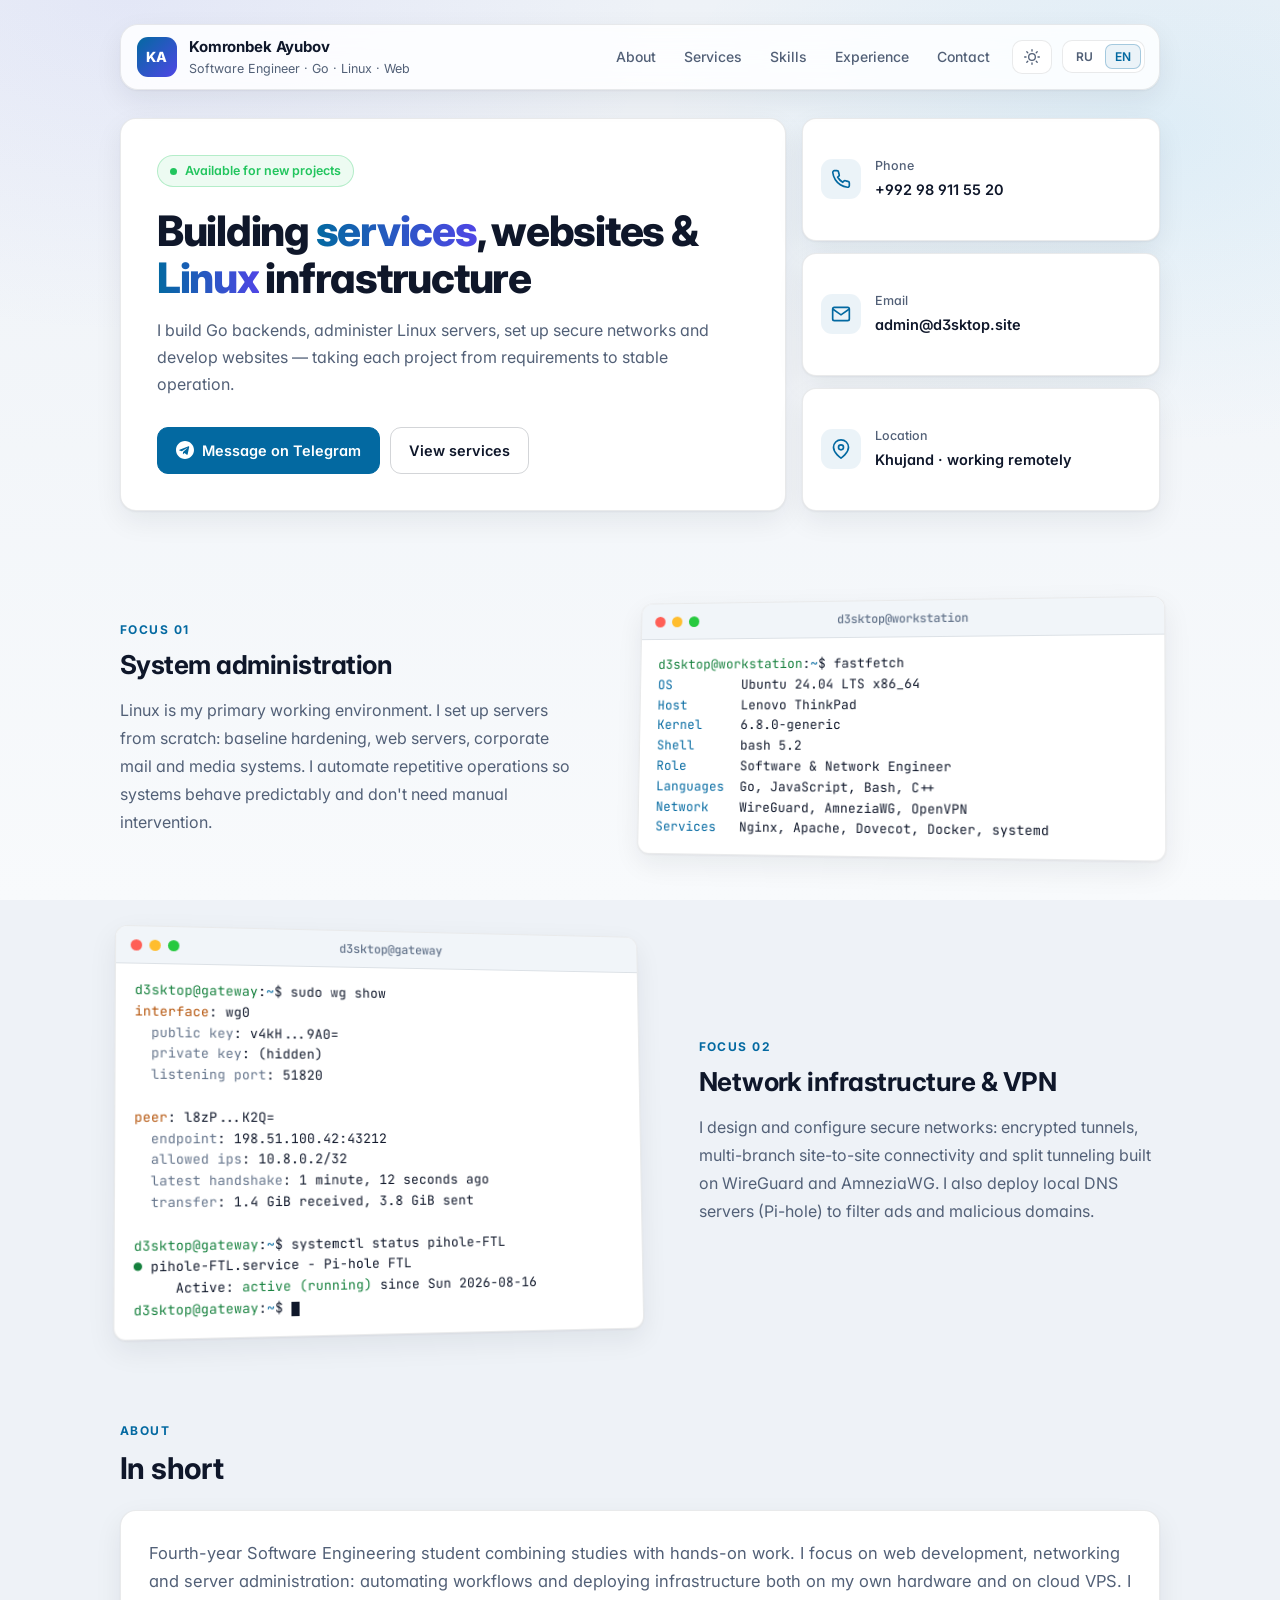
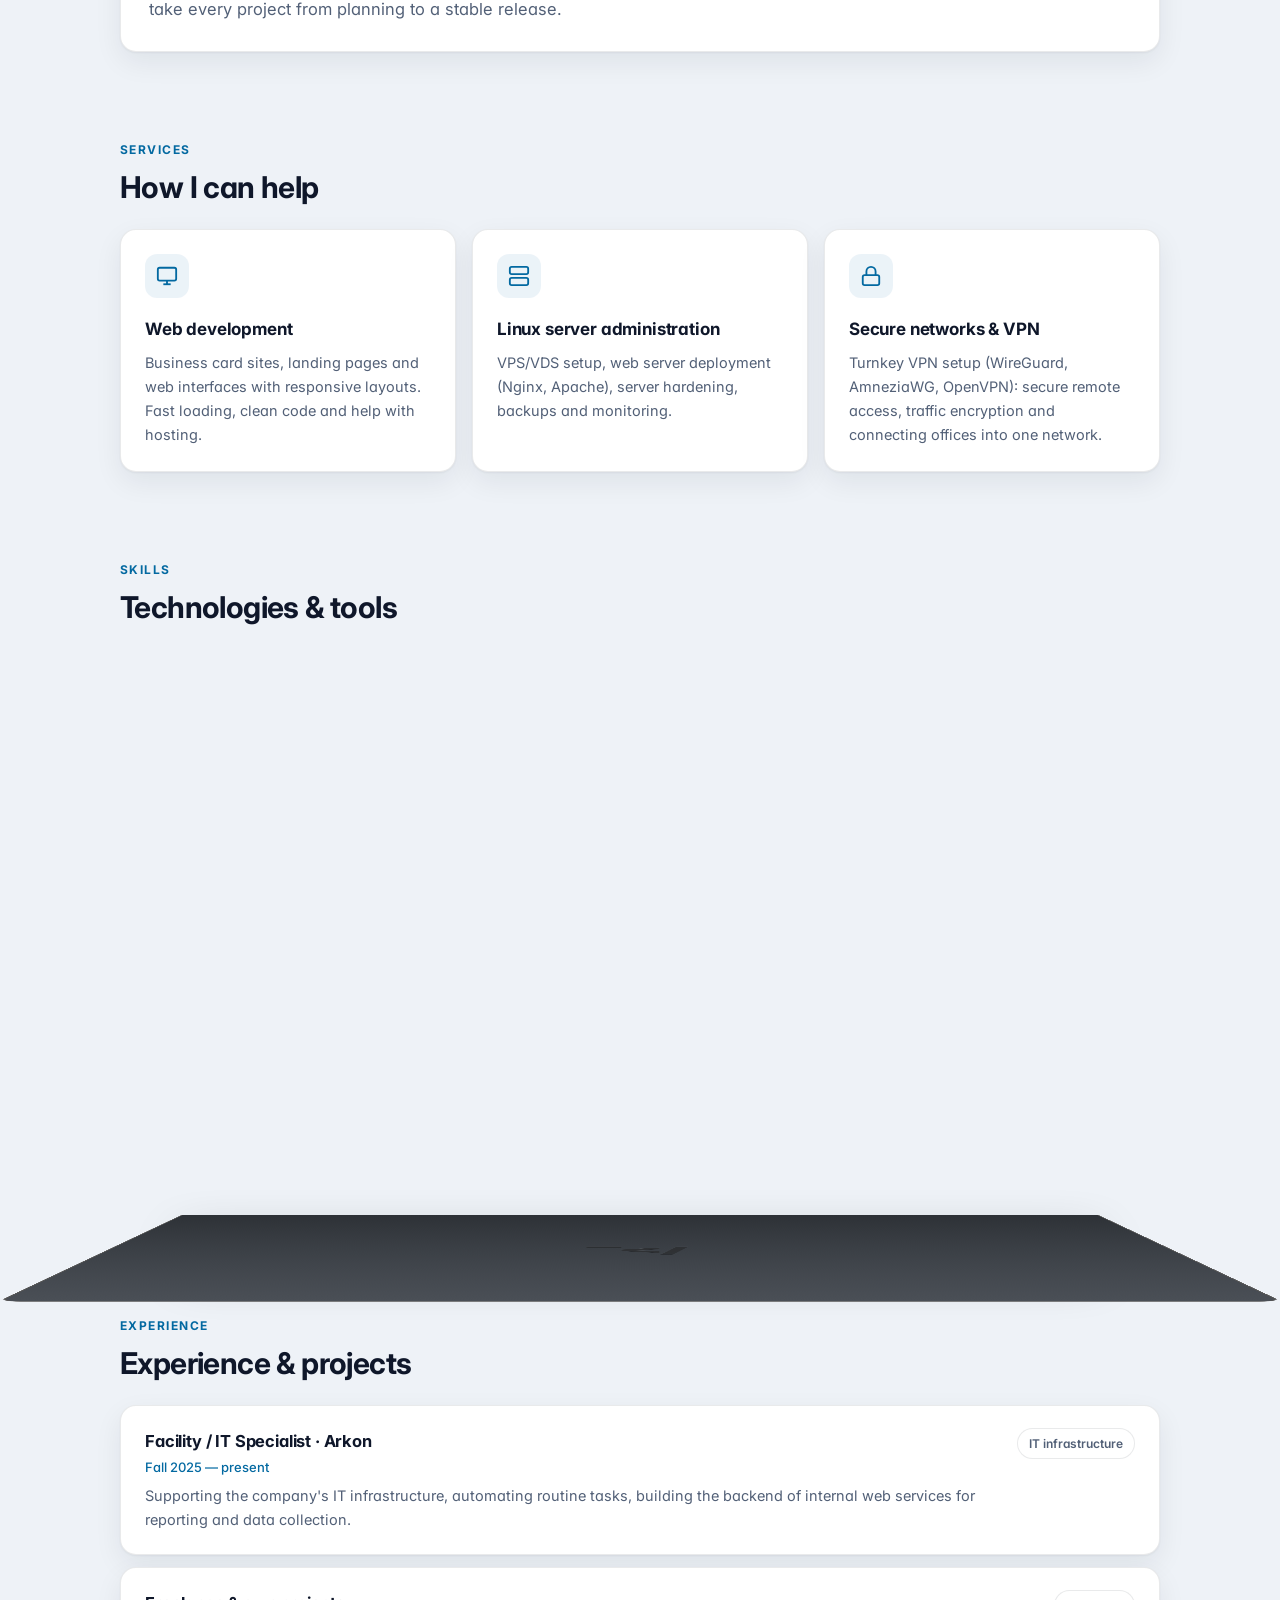
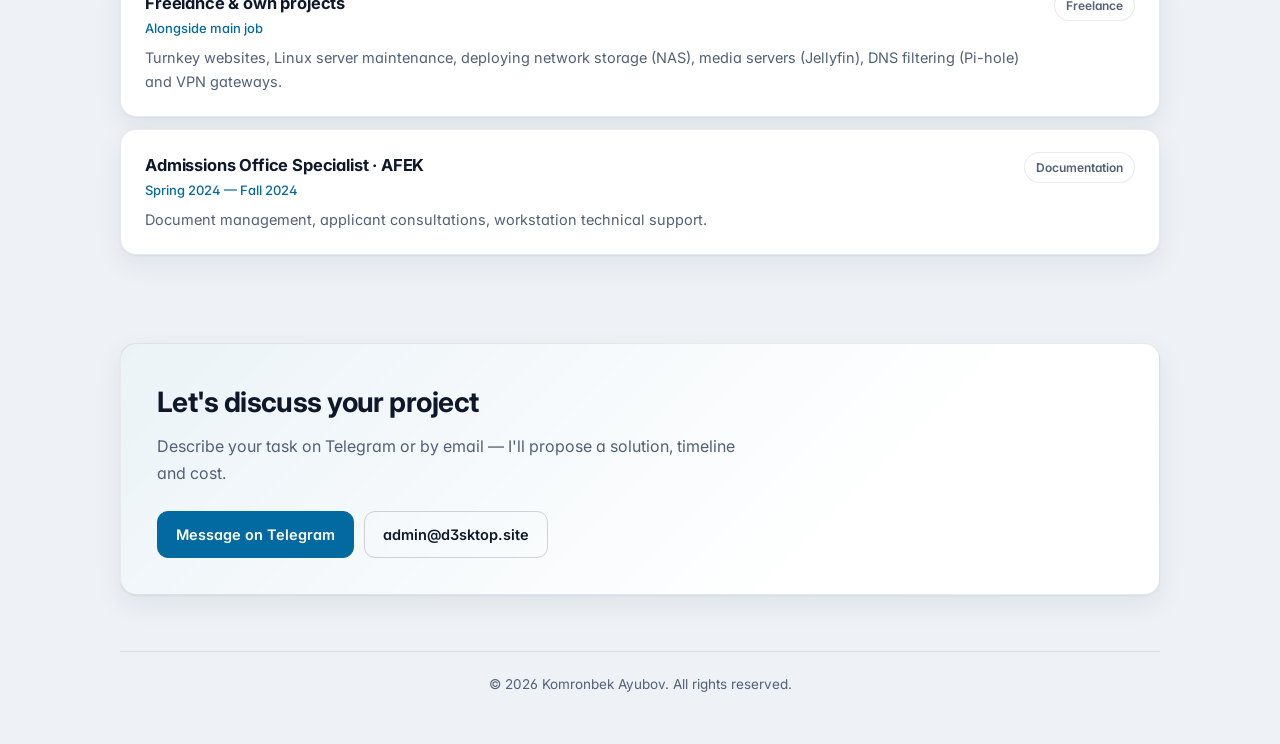
<file: index.html>
<!doctype html>
<html lang="ru">
<head>
  <meta charset="utf-8" />
  <meta name="viewport" content="width=device-width, initial-scale=1" />
  <title data-i18n="pageTitle">Комронбек Аюбов — инженер-программист</title>
  <meta name="description" content="Комронбек Аюбов — инженер-программист. Разработка на Go, администрирование Linux-серверов, защищённые сети и VPN, создание сайтов." />
  <meta property="og:title" content="Комронбек Аюбов — инженер-программист" />
  <meta property="og:description" content="Разработка на Go, администрирование Linux-серверов, защищённые сети и VPN, создание сайтов." />
  <meta property="og:type" content="website" />
  <meta property="og:url" content="https://d3sktop.site/" />
  <meta name="theme-color" content="#0b1220" />

  <link rel="preconnect" href="https://fonts.googleapis.com">
  <link rel="preconnect" href="https://fonts.gstatic.com" crossorigin>
  <link href="https://fonts.googleapis.com/css2?family=Inter:wght@400;500;600;700;800&family=JetBrains+Mono:wght@400;500&display=swap&subset=cyrillic" rel="stylesheet">
  <link rel="stylesheet" type="text/css" href="style.css">
  <link rel="icon" href="data:image/svg+xml,<svg xmlns='http://www.w3.org/2000/svg' viewBox='0 0 100 100'><rect width='100' height='100' rx='30' fill='%230b1220'/><text x='45%' y='40%' dominant-baseline='central' text-anchor='middle' fill='%2338bdf8' font-family='sans-serif' font-weight='800' font-size='45'>>_</text></svg>">
</head>

<body>
  <div class="wrap">
    <header>
      <a class="brand" href="#top" aria-label="На главную">
        <div class="avatar">KA</div>
        <div>
          <h1 data-i18n="nameTitle">Комронбек Аюбов</h1>
          <p data-i18n="role">Инженер-программист · Go · Linux · Web</p>
        </div>
      </a>

      <nav class="nav" id="navMenu" aria-label="Навигация">
        <a href="#about" data-i18n="navAbout">Обо мне</a>
        <a href="#services" data-i18n="navServices">Услуги</a>
        <a href="#skills" data-i18n="navSkills">Навыки</a>
        <a href="#work" data-i18n="navWork">Опыт</a>
        <a href="#contact" data-i18n="navContact">Контакты</a>

        <div class="lang-switcher">
          <button id="theme-toggle" class="theme-btn" aria-label="Переключить тему">
            <svg class="icon-sun" viewBox="0 0 24 24" width="16" height="16" fill="none" stroke="currentColor" stroke-width="2" stroke-linecap="round" stroke-linejoin="round">
              <circle cx="12" cy="12" r="5"></circle>
              <line x1="12" y1="1" x2="12" y2="3"></line>
              <line x1="12" y1="21" x2="12" y2="23"></line>
              <line x1="4.22" y1="4.22" x2="5.64" y2="5.64"></line>
              <line x1="18.36" y1="18.36" x2="19.78" y2="19.78"></line>
              <line x1="1" y1="12" x2="3" y2="12"></line>
              <line x1="21" y1="12" x2="23" y2="12"></line>
              <line x1="4.22" y1="19.78" x2="5.64" y2="18.36"></line>
              <line x1="18.36" y1="5.64" x2="19.78" y2="4.22"></line>
            </svg>
            <svg class="icon-moon" viewBox="0 0 24 24" width="16" height="16" fill="none" stroke="currentColor" stroke-width="2" stroke-linecap="round" stroke-linejoin="round">
              <path d="M21 12.79A9 9 0 1 1 11.21 3 7 7 0 0 0 21 12.79z"></path>
            </svg>
            <span class="theme-label" data-i18n="themeLabel">Сменить тему</span>
          </button>
        </div>

        <div class="lang-switcher">
          <button class="lang-btn" data-lang="ru">RU</button>
          <button class="lang-btn" data-lang="en">EN</button>
        </div>
      </nav>

      <button class="hamburger" id="hamburger" aria-label="Открыть меню">
        <span></span>
        <span></span>
        <span></span>
      </button>
    </header>

    <div class="hero" id="top">
      <div class="card hero-card">
        <div class="status-badge">
          <span class="status-dot"></span>
          <span data-i18n="statusText">Принимаю новые проекты</span>
        </div>
        <h2 data-i18n="heroTitle">Разработка <span class="grad">сервисов</span>, сайтов и <span class="grad">Linux</span>-инфраструктуры</h2>
        <p class="lead" data-i18n="heroLead">
          Разрабатываю серверную часть на Go, администрирую Linux-серверы, настраиваю защищённые сети и создаю сайты. Веду проект от постановки задачи до стабильной работы.
        </p>

        <div class="cta">
          <a class="btn primary" target="_blank" rel="noopener noreferrer" href="https://t.me/d3sk_top">
            <svg width="18" height="18" viewBox="0 0 24 24" fill="currentColor"><path d="M12 0C5.37 0 0 5.37 0 12s5.37 12 12 12 12-5.37 12-12S18.63 0 12 0zm5.56 8.16l-2.02 9.51c-.15.68-.55.84-1.12.52l-3.1-2.28-1.5 1.44c-.17.17-.31.31-.63.31l.22-3.16 5.76-5.2c.25-.22-.05-.34-.39-.12l-7.12 4.48-3.07-.96c-.67-.21-.68-.67.14-.99l12.01-4.63c.56-.2 1.05.13.82.93z"/></svg>
            <span data-i18n="tgBtn">Написать в Telegram</span>
          </a>
          <a class="btn" href="#services">
            <span data-i18n="servicesBtn">Посмотреть услуги</span>
          </a>
        </div>
      </div>

      <div class="meta">
        <a class="pill" href="tel:+992989115520">
          <div class="ico">
            <svg width="20" height="20" fill="none" stroke="currentColor" stroke-width="2" viewBox="0 0 24 24"><path d="M22 16.92v3a2 2 0 0 1-2.18 2 19.79 19.79 0 0 1-8.63-3.07 19.5 19.5 0 0 1-6-6 19.79 19.79 0 0 1-3.07-8.67A2 2 0 0 1 4.11 2h3a2 2 0 0 1 2 1.72 12.84 12.84 0 0 0 .7 2.81 2 2 0 0 1-.45 2.11L8.09 9.91a16 16 0 0 0 6 6l1.27-1.27a2 2 0 0 1 2.11-.45 12.84 12.84 0 0 0 2.81.7A2 2 0 0 1 22 16.92z"/></svg>
          </div>
          <div>
            <b data-i18n="phoneLabel">Телефон</b>
            <span>+992 98 911 55 20</span>
          </div>
        </a>
        <a class="pill" href="mailto:admin@d3sktop.site">
          <div class="ico">
            <svg width="20" height="20" fill="none" stroke="currentColor" stroke-width="2" viewBox="0 0 24 24"><path d="M4 4h16c1.1 0 2 .9 2 2v12c0 1.1-.9 2-2 2H4c-1.1 0-2-.9-2-2V6c0-1.1.9-2 2-2z"/><polyline points="22,6 12,13 2,6"/></svg>
          </div>
          <div>
            <b data-i18n="emailLabel">Электронная почта</b>
            <span>admin@d3sktop.site</span>
          </div>
        </a>
        <div class="pill">
          <div class="ico">
            <svg width="20" height="20" fill="none" stroke="currentColor" stroke-width="2" viewBox="0 0 24 24"><path d="M21 10c0 7-9 13-9 13s-9-6-9-13a9 9 0 0 1 18 0z"/><circle cx="12" cy="10" r="3"/></svg>
          </div>
          <div>
            <b data-i18n="locLabel">Местоположение</b>
            <span data-i18n="locValue">Худжанд · работаю удалённо</span>
          </div>
        </div>
      </div>
    </div>

    <!-- Направления -->
    <div class="features-section">
      <div class="feature-row">
        <div class="feature-text">
          <div class="eyebrow" data-i18n="feat1Eyebrow">Направление 01</div>
          <div class="feature-title" data-i18n="feat1Title">Системное администрирование</div>
          <div class="feature-desc" data-i18n="feat1Desc">
            Linux — моя основная рабочая среда. Настраиваю серверы с нуля: базовая защита, веб-серверы, корпоративная почта, медиасистемы. Повторяющиеся операции автоматизирую, чтобы система работала предсказуемо и не требовала ручного вмешательства.
          </div>
        </div>
        <div class="feature-visual">
          <div class="term-card">
            <div class="term-header">
              <span class="dot red"></span>
              <span class="dot yel"></span>
              <span class="dot grn"></span>
              <span class="term-title">d3sktop@workstation</span>
            </div>
            <div class="term-body">
<pre>
<span class="c-green">d3sktop@workstation</span>:<span class="c-blue">~</span>$ fastfetch
<span class="c-blue">OS</span>         Ubuntu 24.04 LTS x86_64
<span class="c-blue">Host</span>       Lenovo ThinkPad
<span class="c-blue">Kernel</span>     6.8.0-generic
<span class="c-blue">Shell</span>      bash 5.2
<span class="c-blue">Role</span>       Software &amp; Network Engineer
<span class="c-blue">Languages</span>  Go, JavaScript, Bash, C++
<span class="c-blue">Network</span>    WireGuard, AmneziaWG, OpenVPN
<span class="c-blue">Services</span>   Nginx, Apache, Dovecot, Docker, systemd
</pre>
            </div>
          </div>
        </div>
      </div>

      <div class="feature-row">
        <div class="feature-text">
          <div class="eyebrow" data-i18n="feat2Eyebrow">Направление 02</div>
          <div class="feature-title" data-i18n="feat2Title">Сетевая инфраструктура и VPN</div>
          <div class="feature-desc" data-i18n="feat2Desc">
            Проектирую и настраиваю защищённые сети: шифрованные туннели, объединение нескольких филиалов в единую сеть, раздельная маршрутизация трафика (split tunneling) на базе WireGuard и AmneziaWG. Развёртываю локальные DNS-серверы (Pi-hole) для фильтрации рекламы и вредоносных доменов.
          </div>
        </div>
        <div class="feature-visual">
          <div class="term-card">
            <div class="term-header">
              <span class="dot red"></span>
              <span class="dot yel"></span>
              <span class="dot grn"></span>
              <span class="term-title">d3sktop@gateway</span>
            </div>
            <div class="term-body">
<pre>
<span class="c-green">d3sktop@gateway</span>:<span class="c-blue">~</span>$ sudo wg show
<span class="c-yellow">interface</span>: wg0
  <span class="c-grey">public key</span>: v4kH...9A0=
  <span class="c-grey">private key</span>: (hidden)
  <span class="c-grey">listening port</span>: 51820

<span class="c-yellow">peer</span>: l8zP...K2Q=
  <span class="c-grey">endpoint</span>: 198.51.100.42:43212
  <span class="c-grey">allowed ips</span>: 10.8.0.2/32
  <span class="c-grey">latest handshake</span>: 1 minute, 12 seconds ago
  <span class="c-grey">transfer</span>: 1.4 GiB received, 3.8 GiB sent

<span class="c-green">d3sktop@gateway</span>:<span class="c-blue">~</span>$ systemctl status pihole-FTL
<span class="c-green">●</span> pihole-FTL.service - Pi-hole FTL
     Active: <span class="c-green">active (running)</span> since Sun 2026-08-16
<span class="c-green">d3sktop@gateway</span>:<span class="c-blue">~</span>$ <span class="cursor"></span>
</pre>
            </div>
          </div>
        </div>
      </div>
    </div>

    <!-- Обо мне -->
    <section id="about">
      <div class="section-head">
        <div class="eyebrow" data-i18n="aboutEyebrow">Обо мне</div>
        <h2 class="section-title" data-i18n="aboutTitle">Коротко о себе</h2>
      </div>
      <div class="card about-card">
        <p class="lead" data-i18n="aboutText">
          Студент 4 курса по специальности «Инженер-программист», совмещаю учёбу с практической работой. Занимаюсь веб-разработкой, сетями и администрированием серверов: автоматизирую рабочие процессы, разворачиваю инфраструктуру как на собственном оборудовании, так и на облачных VPS. Каждый проект довожу от планирования до стабильного релиза.
        </p>
      </div>
    </section>

    <!-- Услуги -->
    <section id="services">
      <div class="section-head">
        <div class="eyebrow" data-i18n="servicesEyebrow">Услуги</div>
        <h2 class="section-title" data-i18n="servicesTitle">Чем могу помочь</h2>
      </div>
      <div class="services-grid">
        <div class="service-card">
          <div class="service-icon">
            <svg width="22" height="22" fill="none" stroke="currentColor" stroke-width="2" viewBox="0 0 24 24"><rect x="2" y="3" width="20" height="14" rx="2" ry="2"/><line x1="8" y1="21" x2="16" y2="21"/><line x1="12" y1="17" x2="12" y2="21"/></svg>
          </div>
          <h3 data-i18n="srvWebTitle">Разработка сайтов</h3>
          <p data-i18n="srvWebDesc">Сайты-визитки, лендинги и веб-интерфейсы с адаптивной вёрсткой. Быстрая загрузка, аккуратный код, помощь с размещением на хостинге.</p>
        </div>

        <div class="service-card">
          <div class="service-icon">
            <svg width="22" height="22" fill="none" stroke="currentColor" stroke-width="2" viewBox="0 0 24 24"><rect x="2" y="2" width="20" height="8" rx="2" ry="2"/><rect x="2" y="14" width="20" height="8" rx="2" ry="2"/><line x1="6" y1="6" x2="6.01" y2="6"/><line x1="6" y1="18" x2="6.01" y2="18"/></svg>
          </div>
          <h3 data-i18n="srvLinuxTitle">Администрирование Linux-серверов</h3>
          <p data-i18n="srvLinuxDesc">Настройка VPS/VDS, развёртывание веб-серверов (Nginx, Apache), защита сервера, резервное копирование и мониторинг.</p>
        </div>

        <div class="service-card">
          <div class="service-icon">
            <svg width="22" height="22" fill="none" stroke="currentColor" stroke-width="2" viewBox="0 0 24 24"><rect x="3" y="11" width="18" height="11" rx="2" ry="2"/><path d="M7 11V7a5 5 0 0 1 10 0v4"/></svg>
          </div>
          <h3 data-i18n="srvVpnTitle">Защищённые сети и VPN</h3>
          <p data-i18n="srvVpnDesc">Настройка VPN под ключ (WireGuard, AmneziaWG, OpenVPN): безопасный удалённый доступ, шифрование трафика, объединение офисов в единую сеть.</p>
        </div>
      </div>
    </section>

    <!-- Навыки -->
    <section id="skills" class="device-scene">
      <div class="section-head">
        <div class="eyebrow" data-i18n="skillsEyebrow">Навыки</div>
        <h2 class="section-title" data-i18n="skillsTitle">Технологии и инструменты</h2>
      </div>

      <!-- Ноутбук (ПК) -->
      <div class="laptop-wrap" id="laptopWrap">
        <div class="laptop-lid" id="laptopLid">
          <div class="laptop-lid-back">
            <div class="mb-logo">/>_</div>
          </div>
          <div class="laptop-screen">
            <div class="device-content">
              <div class="grid laptop-grid skills-container"></div>
            </div>
            <div class="laptop-bezel-bottom">DevBook Pro</div>
          </div>
        </div>
        <div class="laptop-base">
          <div class="laptop-notch"></div>
        </div>
      </div>

      <!-- Смартфон (Мобильные) -->
      <div class="phone-wrap" id="phoneWrap">
        <div class="phone-speaker"></div>
        <div class="phone-screen">
          <div class="grid phone-grid skills-container"></div>
        </div>
      </div>
    </section>

    <!-- Опыт работы -->
    <section id="work">
      <div class="section-head">
        <div class="eyebrow" data-i18n="workEyebrow">Опыт</div>
        <h2 class="section-title" data-i18n="workTitle">Опыт работы и проекты</h2>
      </div>
      <div class="timeline">
        <div class="row">
          <div>
            <b data-i18n="job2Title">Facility / IT Specialist · «Arkon»</b>
            <span class="period" data-i18n="job2Period">Осень 2025 — настоящее время</span>
            <span data-i18n="job2Desc">Поддержка IT-инфраструктуры компании, автоматизация рутинных задач, разработка серверной части внутренних веб-сервисов для отчётности и сбора данных.</span>
          </div>
          <div class="tag" data-i18n="job2Tag">IT-инфраструктура</div>
        </div>

        <div class="row">
          <div>
            <b data-i18n="pet2Title">Частные заказы и собственные проекты</b>
            <span class="period" data-i18n="pet2Period">Параллельно с основной работой</span>
            <span data-i18n="pet2Desc">Разработка сайтов под ключ, сопровождение Linux-серверов, развёртывание сетевых хранилищ (NAS), медиасерверов (Jellyfin), DNS-фильтрации (Pi-hole) и VPN-шлюзов.</span>
          </div>
          <div class="tag" data-i18n="pet2Tag">Фриланс</div>
        </div>

        <div class="row">
          <div>
            <b data-i18n="job1Title">Специалист приёмной комиссии · АФЭК</b>
            <span class="period" data-i18n="job1Period">Весна 2024 — осень 2024</span>
            <span data-i18n="job1Desc">Ведение документации, консультирование абитуриентов, техническая поддержка рабочих мест.</span>
          </div>
          <div class="tag" data-i18n="job1Tag">Документооборот</div>
        </div>
      </div>
    </section>

    <!-- Контакты -->
    <section id="contact">
      <div class="card contact-card">
        <div>
          <h2 class="contact-title" data-i18n="contactTitle">Обсудим ваш проект</h2>
          <p class="lead" data-i18n="contactText">Опишите задачу в Telegram или по почте — предложу решение, сроки и стоимость.</p>
        </div>
        <div class="cta">
          <a class="btn primary" target="_blank" rel="noopener noreferrer" href="https://t.me/d3sk_top">
            <span data-i18n="tgBtn">Написать в Telegram</span>
          </a>
          <a class="btn" href="mailto:admin@d3sktop.site">admin@d3sktop.site</a>
        </div>
      </div>
    </section>

    <footer>
      © <span id="y"></span> <span data-i18n="footerName">Комронбек Аюбов</span>. <span data-i18n="footerRights">Все права защищены.</span>
    </footer>
  </div>

<script>
  // Тексты для обоих языков
  const i18n = {
    ru: {
      pageTitle: "Комронбек Аюбов — инженер-программист",
      nameTitle: "Комронбек Аюбов",
      role: "Инженер-программист · Go · Linux · Web",
      navAbout: "Обо мне",
      navServices: "Услуги",
      navSkills: "Навыки",
      navWork: "Опыт",
      navContact: "Контакты",
      themeLabel: "Сменить тему",
      statusText: "Принимаю новые проекты",
      heroTitle: 'Разработка <span class="grad">сервисов</span>, сайтов и <span class="grad">Linux</span>-инфраструктуры',
      heroLead: "Разрабатываю серверную часть на Go, администрирую Linux-серверы, настраиваю защищённые сети и создаю сайты. Веду проект от постановки задачи до стабильной работы.",
      tgBtn: "Написать в Telegram",
      servicesBtn: "Посмотреть услуги",
      phoneLabel: "Телефон",
      emailLabel: "Электронная почта",
      locLabel: "Местоположение",
      locValue: "Худжанд · работаю удалённо",
      feat1Eyebrow: "Направление 01",
      feat1Title: "Системное администрирование",
      feat1Desc: "Linux — моя основная рабочая среда. Настраиваю серверы с нуля: базовая защита, веб-серверы, корпоративная почта, медиасистемы. Повторяющиеся операции автоматизирую, чтобы система работала предсказуемо и не требовала ручного вмешательства.",
      feat2Eyebrow: "Направление 02",
      feat2Title: "Сетевая инфраструктура и VPN",
      feat2Desc: "Проектирую и настраиваю защищённые сети: шифрованные туннели, объединение нескольких филиалов в единую сеть, раздельная маршрутизация трафика (split tunneling) на базе WireGuard и AmneziaWG. Развёртываю локальные DNS-серверы (Pi-hole) для фильтрации рекламы и вредоносных доменов.",
      aboutEyebrow: "Обо мне",
      aboutTitle: "Коротко о себе",
      aboutText: "Студент 4 курса по специальности «Инженер-программист», совмещаю учёбу с практической работой. Занимаюсь веб-разработкой, сетями и администрированием серверов: автоматизирую рабочие процессы, разворачиваю инфраструктуру как на собственном оборудовании, так и на облачных VPS. Каждый проект довожу от планирования до стабильного релиза.",
      servicesEyebrow: "Услуги",
      servicesTitle: "Чем могу помочь",
      srvWebTitle: "Разработка сайтов",
      srvWebDesc: "Сайты-визитки, лендинги и веб-интерфейсы с адаптивной вёрсткой. Быстрая загрузка, аккуратный код, помощь с размещением на хостинге.",
      srvLinuxTitle: "Администрирование Linux-серверов",
      srvLinuxDesc: "Настройка VPS/VDS, развёртывание веб-серверов (Nginx, Apache), защита сервера, резервное копирование и мониторинг.",
      srvVpnTitle: "Защищённые сети и VPN",
      srvVpnDesc: "Настройка VPN под ключ (WireGuard, AmneziaWG, OpenVPN): безопасный удалённый доступ, шифрование трафика, объединение офисов в единую сеть.",
      skillsEyebrow: "Навыки",
      skillsTitle: "Технологии и инструменты",
      skillGoTitle: "Go (Golang)",
      skillGoDesc: "Серверные приложения, REST API, консольные утилиты, конкурентная обработка данных.",
      skillLinuxTitle: "Linux и администрирование",
      skillLinuxDesc: "Ubuntu Server, SSH, systemd, cron, Nginx, Docker, диагностика из командной строки.",
      skillVpnTitle: "VPN и сетевая безопасность",
      skillVpnDesc: "WireGuard, AmneziaWG, OpenVPN, Pi-hole (DNS-фильтрация), маршрутизация, межсетевые экраны.",
      skillJsTitle: "JavaScript и веб",
      skillJsDesc: "Адаптивная вёрстка (HTML5, CSS3), клиентская логика, интеграция с API.",
      skillBashTitle: "Bash и автоматизация",
      skillBashDesc: "Скрипты для резервного копирования, обслуживания серверов и рутинных задач.",
      skillCppTitle: "C++",
      skillCppDesc: "Алгоритмы и структуры данных, учебные проекты.",
      workEyebrow: "Опыт",
      workTitle: "Опыт работы и проекты",
      job2Title: "Facility / IT Specialist · «Arkon»",
      job2Period: "Осень 2025 — настоящее время",
      job2Desc: "Поддержка IT-инфраструктуры компании, автоматизация рутинных задач, разработка серверной части внутренних веб-сервисов для отчётности и сбора данных.",
      job2Tag: "IT-инфраструктура",
      pet2Title: "Частные заказы и собственные проекты",
      pet2Period: "Параллельно с основной работой",
      pet2Desc: "Разработка сайтов под ключ, сопровождение Linux-серверов, развёртывание сетевых хранилищ (NAS), медиасерверов (Jellyfin), DNS-фильтрации (Pi-hole) и VPN-шлюзов.",
      pet2Tag: "Фриланс",
      job1Title: "Специалист приёмной комиссии · АФЭК",
      job1Period: "Весна 2024 — осень 2024",
      job1Desc: "Ведение документации, консультирование абитуриентов, техническая поддержка рабочих мест.",
      job1Tag: "Документооборот",
      contactTitle: "Обсудим ваш проект",
      contactText: "Опишите задачу в Telegram или по почте — предложу решение, сроки и стоимость.",
      footerName: "Комронбек Аюбов",
      footerRights: "Все права защищены."
    },
    en: {
      pageTitle: "Komronbek Ayubov — Software Engineer",
      nameTitle: "Komronbek Ayubov",
      role: "Software Engineer · Go · Linux · Web",
      navAbout: "About",
      navServices: "Services",
      navSkills: "Skills",
      navWork: "Experience",
      navContact: "Contact",
      themeLabel: "Toggle theme",
      statusText: "Available for new projects",
      heroTitle: 'Building <span class="grad">services</span>, websites &amp; <span class="grad">Linux</span> infrastructure',
      heroLead: "I build Go backends, administer Linux servers, set up secure networks and develop websites — taking each project from requirements to stable operation.",
      tgBtn: "Message on Telegram",
      servicesBtn: "View services",
      phoneLabel: "Phone",
      emailLabel: "Email",
      locLabel: "Location",
      locValue: "Khujand · working remotely",
      feat1Eyebrow: "Focus 01",
      feat1Title: "System administration",
      feat1Desc: "Linux is my primary working environment. I set up servers from scratch: baseline hardening, web servers, corporate mail and media systems. I automate repetitive operations so systems behave predictably and don't need manual intervention.",
      feat2Eyebrow: "Focus 02",
      feat2Title: "Network infrastructure & VPN",
      feat2Desc: "I design and configure secure networks: encrypted tunnels, multi-branch site-to-site connectivity and split tunneling built on WireGuard and AmneziaWG. I also deploy local DNS servers (Pi-hole) to filter ads and malicious domains.",
      aboutEyebrow: "About",
      aboutTitle: "In short",
      aboutText: "Fourth-year Software Engineering student combining studies with hands-on work. I focus on web development, networking and server administration: automating workflows and deploying infrastructure both on my own hardware and on cloud VPS. I take every project from planning to a stable release.",
      servicesEyebrow: "Services",
      servicesTitle: "How I can help",
      srvWebTitle: "Web development",
      srvWebDesc: "Business card sites, landing pages and web interfaces with responsive layouts. Fast loading, clean code and help with hosting.",
      srvLinuxTitle: "Linux server administration",
      srvLinuxDesc: "VPS/VDS setup, web server deployment (Nginx, Apache), server hardening, backups and monitoring.",
      srvVpnTitle: "Secure networks & VPN",
      srvVpnDesc: "Turnkey VPN setup (WireGuard, AmneziaWG, OpenVPN): secure remote access, traffic encryption and connecting offices into one network.",
      skillsEyebrow: "Skills",
      skillsTitle: "Technologies & tools",
      skillGoTitle: "Go (Golang)",
      skillGoDesc: "Backend services, REST APIs, CLI tools and concurrent data processing.",
      skillLinuxTitle: "Linux & system administration",
      skillLinuxDesc: "Ubuntu Server, SSH, systemd, cron, Nginx, Docker, command-line troubleshooting.",
      skillVpnTitle: "VPN & network security",
      skillVpnDesc: "WireGuard, AmneziaWG, OpenVPN, Pi-hole (DNS filtering), routing and firewalls.",
      skillJsTitle: "JavaScript & web",
      skillJsDesc: "Responsive layouts (HTML5, CSS3), client-side logic, API integrations.",
      skillBashTitle: "Bash & automation",
      skillBashDesc: "Scripts for backups, server maintenance and routine tasks.",
      skillCppTitle: "C++",
      skillCppDesc: "Algorithms and data structures, academic projects.",
      workEyebrow: "Experience",
      workTitle: "Experience & projects",
      job2Title: "Facility / IT Specialist · Arkon",
      job2Period: "Fall 2025 — present",
      job2Desc: "Supporting the company's IT infrastructure, automating routine tasks, building the backend of internal web services for reporting and data collection.",
      job2Tag: "IT infrastructure",
      pet2Title: "Freelance & own projects",
      pet2Period: "Alongside main job",
      pet2Desc: "Turnkey websites, Linux server maintenance, deploying network storage (NAS), media servers (Jellyfin), DNS filtering (Pi-hole) and VPN gateways.",
      pet2Tag: "Freelance",
      job1Title: "Admissions Office Specialist · AFEK",
      job1Period: "Spring 2024 — Fall 2024",
      job1Desc: "Document management, applicant consultations, workstation technical support.",
      job1Tag: "Documentation",
      contactTitle: "Let's discuss your project",
      contactText: "Describe your task on Telegram or by email — I'll propose a solution, timeline and cost.",
      footerName: "Komronbek Ayubov",
      footerRights: "All rights reserved."
    }
  };

  // Сетка навыков
  const skillsData = [
    { titleKey: 'skillGoTitle', descKey: 'skillGoDesc' },
    { titleKey: 'skillLinuxTitle', descKey: 'skillLinuxDesc' },
    { titleKey: 'skillVpnTitle', descKey: 'skillVpnDesc' },
    { titleKey: 'skillJsTitle', descKey: 'skillJsDesc' },
    { titleKey: 'skillBashTitle', descKey: 'skillBashDesc' },
    { titleKey: 'skillCppTitle', descKey: 'skillCppDesc' }
  ];

  function renderSkills() {
    const html = skillsData.map(s => `
      <div class="item">
        <div class="item-header"><h3 data-i18n="${s.titleKey}"></h3></div>
        <p data-i18n="${s.descKey}"></p>
      </div>
    `).join('');

    document.querySelectorAll('.skills-container').forEach(c => c.innerHTML = html);
  }

  function storageGet(k) { try { return localStorage.getItem(k); } catch (e) { return null; } }
  function storageSet(k, v) { try { localStorage.setItem(k, v); } catch (e) {} }

  // Локализация
  function setLanguage(lang) {
    if (!i18n[lang]) return;

    const elements = document.querySelectorAll('[data-i18n]');
    elements.forEach(el => el.classList.add('i18n-animating'));

    setTimeout(() => {
      document.documentElement.lang = lang;
      storageSet('lang', lang);

      if (i18n[lang].pageTitle) document.title = i18n[lang].pageTitle;

      elements.forEach(el => {
        const val = i18n[lang][el.dataset.i18n];
        if (val) {
          if (val.includes('<') || val.includes('&')) el.innerHTML = val;
          else el.textContent = val;
        }
        el.classList.remove('i18n-animating');
      });

      document.querySelectorAll('.lang-btn').forEach(btn => {
        btn.classList.toggle('active', btn.dataset.lang === lang);
      });
    }, 150);
  }

  function initLanguage() {
    document.querySelectorAll('.lang-btn').forEach(btn => {
      btn.addEventListener('click', () => setLanguage(btn.dataset.lang));
    });

    const savedLang = storageGet('lang');
    if (savedLang && i18n[savedLang]) {
      setLanguage(savedLang);
      return;
    }

    const sysLang = (navigator.language || '').toLowerCase();
    setLanguage(sysLang.startsWith('ru') ? 'ru' : 'en');
  }

  // Мобильное меню
  function initMobileMenu() {
    const hamburger = document.getElementById('hamburger');
    const navMenu = document.getElementById('navMenu');
    if (!hamburger || !navMenu) return;

    const toggleMenu = (state) => {
      const isActive = state !== undefined ? state : !navMenu.classList.contains('active');
      hamburger.classList.toggle('active', isActive);
      navMenu.classList.toggle('active', isActive);
    };

    hamburger.addEventListener('click', (e) => {
      e.stopPropagation();
      toggleMenu();
    });

    document.querySelectorAll('.nav a').forEach(link => {
      link.addEventListener('click', () => toggleMenu(false));
    });

    document.addEventListener('click', (e) => {
      if (navMenu.classList.contains('active') && !navMenu.contains(e.target) && !hamburger.contains(e.target)) {
        toggleMenu(false);
      }
    });
  }

  // Анимация ноутбука при прокрутке
  function initDeviceAnimation() {
    const lid = document.getElementById('laptopLid');
    const laptopWrap = document.getElementById('laptopWrap');
    const phoneWrap = document.getElementById('phoneWrap');
    const scene = document.getElementById('skills');

    const checkDeviceMode = () => {
      const isMobile = window.innerWidth <= 768;
      if (laptopWrap) laptopWrap.style.display = isMobile ? 'none' : 'block';
      if (phoneWrap) phoneWrap.style.display = isMobile ? 'block' : 'none';
    };

    const updateDeviceAnimation = () => {
      if (!scene || window.innerWidth <= 768 || !lid) return;
      const rect = scene.getBoundingClientRect();
      const progress = Math.max(0, Math.min(1, (window.innerHeight - rect.top) / (window.innerHeight * 0.9)));
      lid.style.transform = `rotateX(${-95 + progress * 95}deg)`;
    };

    window.addEventListener('resize', () => { checkDeviceMode(); updateDeviceAnimation(); });
    window.addEventListener('scroll', () => requestAnimationFrame(updateDeviceAnimation), { passive: true });

    checkDeviceMode();
    updateDeviceAnimation();
  }

  // Тема оформления
  function initTheme() {
    const themeBtn = document.getElementById('theme-toggle');
    const savedTheme = storageGet('theme');

    if (savedTheme) document.documentElement.setAttribute('data-theme', savedTheme);

    themeBtn?.addEventListener('click', () => {
      const currentTheme = document.documentElement.getAttribute('data-theme');
      const isLight = currentTheme === 'light' || (!currentTheme && window.matchMedia('(prefers-color-scheme: light)').matches);
      const newTheme = isLight ? 'dark' : 'light';

      document.documentElement.setAttribute('data-theme', newTheme);
      storageSet('theme', newTheme);
    });
  }

  document.addEventListener('DOMContentLoaded', () => {
    document.getElementById('y').textContent = new Date().getFullYear();
    renderSkills();
    initLanguage();
    initMobileMenu();
    initDeviceAnimation();
    initTheme();
  });
</script>
</body>
</html>
</file>
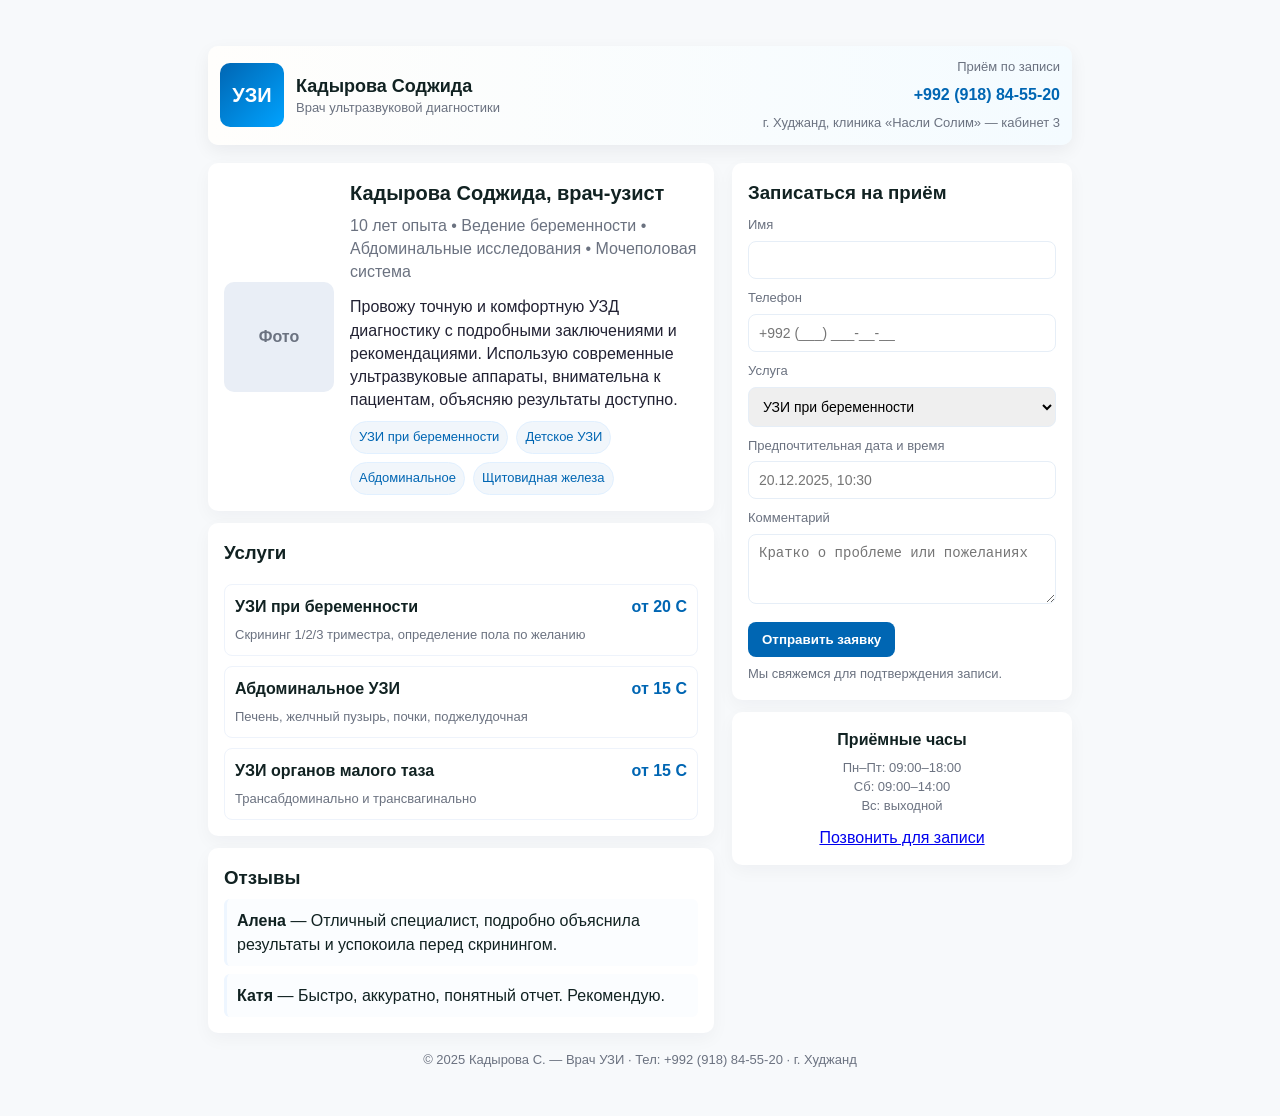
<file: untitled4.html>
<!doctype html>
<html lang="ru">
<head>
  <meta charset="utf-8" />
  <meta name="viewport" content="width=device-width,initial-scale=1" />
  <title>Врач УЗИ — Приём и запись</title>
  <style>
    :root{
      --bg:#f7f9fb; --card:#ffffff; --accent:#0066b3; --muted:#6b7280;
      --maxw:900px;
      font-family: Inter, Roboto, Arial, sans-serif;
    }
    *{box-sizing:border-box}
    body{margin:0;background:var(--bg);color:#122;line-height:1.45}
    .wrap{max-width:var(--maxw);margin:28px auto;padding:18px}
    header{display:flex;align-items:center;justify-content:space-between;padding:12px;background:linear-gradient(90deg,#fffefc, #f4fbff);border-radius:10px;box-shadow:0 6px 18px rgba(10,20,40,0.06)}
    .brand{display:flex;gap:12px;align-items:center}
    .logo{width:64px;height:64px;border-radius:10px;background:linear-gradient(135deg,var(--accent),#00a3ff);display:flex;align-items:center;justify-content:center;color:#fff;font-weight:700;font-size:20px}
    .name{font-size:18px;font-weight:600}
    .role{font-size:13px;color:var(--muted)}
    .contacts{text-align:right}
    .contacts a{display:inline-block;color:var(--accent);text-decoration:none;font-weight:600;margin-left:8px}
    main{display:grid;grid-template-columns:1fr 340px;gap:18px;margin-top:18px}
    @media (max-width:880px){main{grid-template-columns:1fr} .contacts{text-align:left}}
    .card{background:var(--card);padding:16px;border-radius:10px;box-shadow:0 6px 18px rgba(10,20,40,0.04)}
    .hero{display:flex;gap:16px;align-items:center}
    .photo{width:110px;height:110px;border-radius:10px;background:#e9eef6;flex-shrink:0;display:flex;align-items:center;justify-content:center;color:var(--muted);font-weight:600}
    h1{margin:0;font-size:20px}
    .spec{color:var(--muted);margin-top:6px}
    .about{margin-top:12px;color:#223}
    .services{display:grid;gap:10px;margin-top:12px}
    .service{padding:10px;border-radius:8px;border:1px solid #eef3fb}
    .price{float:right;font-weight:600;color:var(--accent)}
    .right-column{position:relative}
    form label{display:block;font-size:13px;color:var(--muted);margin-top:10px}
    input,textarea,select{width:100%;padding:10px;border-radius:8px;border:1px solid #e6eef7;margin-top:6px;font-size:14px}
    button{margin-top:12px;background:var(--accent);color:#fff;border:none;padding:10px 14px;border-radius:8px;font-weight:600;cursor:pointer}
    .note{font-size:13px;color:var(--muted);margin-top:8px}
    .list{display:flex;gap:8px;flex-wrap:wrap;margin-top:10px}
    .chip{background:#f1f6fb;padding:6px 8px;border-radius:999px;font-size:13px;color:var(--accent);border:1px solid #e1f0ff}
    footer{margin-top:18px;text-align:center;color:var(--muted);font-size:13px}
    .reviews{margin-top:12px}
    .review{border-left:3px solid #eef6ff;padding:10px;margin-top:8px;border-radius:6px;background:#fbfdff}
  </style>
</head>
<body>
  <div class="wrap">
    <header>
      <div class="brand">
        <div class="logo">УЗИ</div>
        <div>
          <div class="name">Кадырова Соджида</div>
          <div class="role">Врач ультразвуковой диагностики</div>
        </div>
      </div>
      <div class="contacts">
        <div class="role">Приём по записи</div>
        <div style="margin-top:6px"><a href="tel:+992918845520">+992 (918) 84-55-20</a></div>
        <div class="note">г. Худжанд, клиника «Насли Солим» — кабинет 3</div>
      </div>
    </header>

    <main>
      <section>
        <div class="card hero">
          <div class="photo">Фото</div>
          <div>
            <h1>Кадырова Соджида, врач-узист</h1>
            <div class="spec">10 лет опыта • Ведение беременности • Абдоминальные исследования • Мочеполовая система</div>
            <div class="about">
              Провожу точную и комфортную УЗД диагностику с подробными заключениями и рекомендациями. Использую современные ультразвуковые аппараты, внимательна к пациентам, объясняю результаты доступно.
            </div>
            <div class="list" aria-hidden="true">
              <div class="chip">УЗИ при беременности</div>
              <div class="chip">Детское УЗИ</div>
              <div class="chip">Абдоминальное</div>
              <div class="chip">Щитовидная железа</div>
            </div>
          </div>
        </div>

        <div class="card services">
          <h3 style="margin:0 0 8px 0">Услуги</h3>
          <div class="service">
            <strong>УЗИ при беременности</strong><span class="price">от 20 С</span>
            <div class="note">Скрининг 1/2/3 триместра, определение пола по желанию</div>
          </div>
          <div class="service">
            <strong>Абдоминальное УЗИ</strong><span class="price">от 15 С</span>
            <div class="note">Печень, желчный пузырь, почки, поджелудочная</div>
          </div>
          <div class="service">
            <strong>УЗИ органов малого таза</strong><span class="price">от 15 С</span>
            <div class="note">Трансабдоминально и трансвагинально</div>
          </div>
        </div>

        <div class="card reviews">
          <h3 style="margin:0 0 8px 0">Отзывы</h3>
          <div class="review">
            <strong>Алена</strong> — Отличный специалист, подробно объяснила результаты и успокоила перед скринингом.
          </div>
          <div class="review">
            <strong>Катя</strong> — Быстро, аккуратно, понятный отчет. Рекомендую.
          </div>
        </div>
      </section>

      <aside class="right-column">
        <div class="card">
          <h3 style="margin:0 0 10px 0">Записаться на приём</h3>
          <form id="booking" onsubmit="event.preventDefault();sendForm();">
            <label>Имя</label>
            <input name="name" required placeholder="" />
            <label>Телефон</label>
            <input name="phone" required placeholder="+992 (___) ___-__-__" />
            <label>Услуга</label>
            <select name="service">
              <option>УЗИ при беременности</option>
              <option>Абдоминальное УЗИ</option>
              <option>УЗИ малого таза</option>
              <option>Другое</option>
            </select>
            <label>Предпочтительная дата и время</label>
            <input name="datetime" placeholder="20.12.2025, 10:30" />
            <label>Комментарий</label>
            <textarea name="note" rows="3" placeholder="Кратко о проблеме или пожеланиях"></textarea>
            <button type="submit">Отправить заявку</button>
            <div class="note">Мы свяжемся для подтверждения записи.</div>
          </form>
        </div>

        <div class="card" style="margin-top:12px;text-align:center">
          <div style="font-weight:600">Приёмные часы</div>
          <div class="note" style="margin-top:8px">Пн–Пт: 09:00–18:00<br>Сб: 09:00–14:00<br>Вс: выходной</div>
          <div style="margin-top:10px"><a href="tel:+992918845520">Позвонить для записи</a></div>
        </div>
      </aside>
    </main>

    <footer>
      © 2025 Кадырова С. — Врач УЗИ · Тел: +992 (918) 84-55-20 · г. Худжанд
    </footer>
  </div>

  <script>
    function sendForm(){
      const f = document.getElementById('booking');
      const data = {
        name: f.name.value,
        phone: f.phone.value,
        service: f.service.value,
        datetime: f.datetime.value,
        note: f.note.value
      };
      // Простая демонстрация: отправка в почту через mailto (замените на реальную интеграцию)
      const subject = encodeURIComponent('Запись на приём: ' + data.service);
      const body = encodeURIComponent(
        'Имя: ' + data.name + '\\nТелефон: ' + data.phone + '\\nУслуга: ' + data.service + '\\nДата/время: ' + data.datetime + '\\nКомментарий: ' + data.note
      );
      window.location.href = 'mailto:clinic@example.com?subject=' + subject + '&body=' + body;
    }
  </script>
</body>
</html>
</file>
<file: style.css>
/* ==========================================================================
   Переменные и темы
   ========================================================================== */
:root {
  --bg: #0b1120;
  --bg-base: #080d19;
  --header-bg: rgba(11, 17, 32, 0.72);
  --bg-grad-1: rgba(99, 102, 241, 0.12);
  --bg-grad-2: rgba(56, 189, 248, 0.10);
  --card: rgba(255, 255, 255, 0.035);
  --card-hover: rgba(255, 255, 255, 0.06);
  --text: #e6ebf5;
  --muted: #94a3b8;
  --brand: #38bdf8;
  --brand2: #818cf8;
  --brand-soft: rgba(56, 189, 248, 0.10);
  --on-brand: #04111d;
  --border: rgba(255, 255, 255, 0.08);
  --border-strong: rgba(255, 255, 255, 0.16);
  --border-glow: rgba(56, 189, 248, 0.35);
  --shadow: 0 1px 2px rgba(0, 0, 0, 0.3), 0 12px 32px rgba(0, 0, 0, 0.28);
  --radius: 16px;
  --max: 1080px;
  --font: "Inter", ui-sans-serif, system-ui, -apple-system, "Segoe UI", Roboto, Arial, sans-serif;
  --mono: "JetBrains Mono", "Fira Code", Consolas, "Courier New", monospace;

  /* Терминал (тёмная тема) */
  --term-bg: #0f172a;
  --term-header-bg: #162033;
  --c-green: #4ade80;
  --c-blue: #7dd3fc;
  --c-pink: #f0abfc;
  --c-yellow: #fcd34d;
  --c-white: #e2e8f0;
  --c-grey: #64748b;
}

:root[data-theme="light"] {
  --bg: #f8fafc;
  --bg-base: #eef2f7;
  --header-bg: rgba(255, 255, 255, 0.85);
  --bg-grad-1: rgba(99, 102, 241, 0.08);
  --bg-grad-2: rgba(14, 165, 233, 0.08);
  --card: #ffffff;
  --card-hover: #ffffff;
  --text: #0f172a;
  --muted: #526077;
  --brand: #0369a1;
  --brand2: #4f46e5;
  --brand-soft: rgba(3, 105, 161, 0.08);
  --on-brand: #ffffff;
  --border: rgba(15, 23, 42, 0.09);
  --border-strong: rgba(15, 23, 42, 0.18);
  --border-glow: rgba(3, 105, 161, 0.30);
  --shadow: 0 1px 2px rgba(15, 23, 42, 0.05), 0 10px 28px rgba(15, 23, 42, 0.07);

  --term-bg: #ffffff;
  --term-header-bg: #f1f5f9;
  --c-green: #15803d;
  --c-blue: #0369a1;
  --c-pink: #a21caf;
  --c-yellow: #b45309;
  --c-white: #0f172a;
  --c-grey: #64748b;
}

@media (prefers-color-scheme: light) {
  :root:not([data-theme="dark"]) {
    --bg: #f8fafc;
    --bg-base: #eef2f7;
    --header-bg: rgba(255, 255, 255, 0.85);
    --bg-grad-1: rgba(99, 102, 241, 0.08);
    --bg-grad-2: rgba(14, 165, 233, 0.08);
    --card: #ffffff;
    --card-hover: #ffffff;
    --text: #0f172a;
    --muted: #526077;
    --brand: #0369a1;
    --brand2: #4f46e5;
    --brand-soft: rgba(3, 105, 161, 0.08);
    --on-brand: #ffffff;
    --border: rgba(15, 23, 42, 0.09);
    --border-strong: rgba(15, 23, 42, 0.18);
    --border-glow: rgba(3, 105, 161, 0.30);
    --shadow: 0 1px 2px rgba(15, 23, 42, 0.05), 0 10px 28px rgba(15, 23, 42, 0.07);

    --term-bg: #ffffff;
    --term-header-bg: #f1f5f9;
    --c-green: #15803d;
    --c-blue: #0369a1;
    --c-pink: #a21caf;
    --c-yellow: #b45309;
    --c-white: #0f172a;
    --c-grey: #64748b;
  }
}

/* ==========================================================================
   База
   ========================================================================== */
* { box-sizing: border-box; }
html { scroll-behavior: smooth; scroll-padding-top: 100px; }

body, header, .nav, .card, .term-card, .term-header,
.pill, .btn, .item, .service-card, .row, .lang-switcher, .phone-wrap {
  transition: background-color 0.3s ease, border-color 0.3s ease,
              color 0.3s ease, box-shadow 0.3s ease, transform 0.25s ease;
}

body {
  margin: 0;
  font-family: var(--font);
  font-feature-settings: "cv11", "ss01";
  -webkit-font-smoothing: antialiased;
  background-color: var(--bg-base);
  background-image:
    radial-gradient(900px 560px at 10% 0%, var(--bg-grad-1), transparent 60%),
    radial-gradient(760px 480px at 90% 15%, var(--bg-grad-2), transparent 65%),
    linear-gradient(180deg, var(--bg-base) 0%, var(--bg) 100%);
  background-attachment: fixed;
  color: var(--text);
  line-height: 1.6;
  min-height: 100vh;
}

a { color: inherit; text-decoration: none; }
.wrap { max-width: var(--max); margin: 0 auto; padding: 24px 20px 48px; }

:focus-visible { outline: 2px solid var(--brand); outline-offset: 2px; border-radius: 8px; }

/* ==========================================================================
   Шапка и навигация
   ========================================================================== */
header {
  display: flex; align-items: center; justify-content: space-between;
  gap: 14px; padding: 10px 14px 10px 16px;
  border: 1px solid var(--border);
  background: var(--header-bg);
  border-radius: 18px;
  box-shadow: var(--shadow);
  position: sticky; top: 14px; z-index: 100;
  backdrop-filter: blur(16px) saturate(160%);
  -webkit-backdrop-filter: blur(16px) saturate(160%);
}

.brand { display: flex; align-items: center; gap: 12px; min-width: 0; }
.brand h1 { font-size: 15px; margin: 0; font-weight: 700; letter-spacing: -0.01em; color: var(--text); }
.brand p { margin: 0; font-size: 12.5px; color: var(--muted); white-space: nowrap; }

.avatar {
  width: 40px; height: 40px; flex-shrink: 0;
  border-radius: 11px;
  display: grid; place-items: center;
  font-weight: 800; font-size: 14px; letter-spacing: 0.02em;
  color: var(--on-brand);
  background: linear-gradient(135deg, var(--brand), var(--brand2));
}

.nav { display: flex; gap: 4px; flex-wrap: wrap; justify-content: flex-end; align-items: center; }
.nav a {
  padding: 7px 12px; border-radius: 10px;
  color: var(--muted); font-size: 14px; font-weight: 500;
  transition: color 0.2s ease, background-color 0.2s ease;
}
.nav a:hover { background: var(--card-hover); color: var(--text); }

.hamburger {
  display: none; flex-direction: column; gap: 6px;
  background: transparent; border: none; cursor: pointer; padding: 10px; border-radius: 8px;
  margin-right: -4px;
}
.hamburger span {
  width: 24px; height: 2px; background-color: var(--text); border-radius: 2px;
  transition: transform 0.3s ease, opacity 0.3s ease;
}

.lang-switcher {
  display: flex; align-items: center; gap: 2px;
  background: var(--card); padding: 3px;
  border-radius: 10px; border: 1px solid var(--border); margin-left: 6px;
}
.lang-btn {
  background: transparent; border: 1px solid transparent; color: var(--muted);
  padding: 4px 9px; font: 600 12px var(--font);
  border-radius: 7px; cursor: pointer; transition: color 0.2s, background-color 0.2s;
}
.lang-btn:hover { color: var(--text); }
.lang-btn.active { background: var(--brand-soft); color: var(--brand); border-color: var(--border-glow); }

.theme-btn {
  background: transparent; border: none; color: var(--muted);
  padding: 5px 8px; border-radius: 7px; cursor: pointer;
  display: flex; align-items: center; justify-content: center; gap: 8px;
  font: 600 14px var(--font);
}
.theme-btn:hover { color: var(--brand); }
.theme-label { display: none; }
.theme-btn .icon-sun { display: none; }
.theme-btn .icon-moon { display: block; }
[data-theme="light"] .theme-btn .icon-sun { display: block; }
[data-theme="light"] .theme-btn .icon-moon { display: none; }
@media (prefers-color-scheme: light) {
  :root:not([data-theme="dark"]) .theme-btn .icon-sun { display: block; }
  :root:not([data-theme="dark"]) .theme-btn .icon-moon { display: none; }
}

@media (max-width: 900px) {
  .hamburger { display: flex; z-index: 101; }
  .nav {
    background: var(--header-bg);
    backdrop-filter: blur(20px) saturate(180%);
    -webkit-backdrop-filter: blur(20px) saturate(180%);
    position: fixed; top: 84px; left: 50%;
    transform: translateX(-50%) translateY(-8px);
    width: min(340px, calc(100vw - 32px));
    border: 1px solid var(--border);
    border-radius: 18px;
    box-shadow: var(--shadow);
    flex-direction: column; align-items: stretch;
    padding: 14px; gap: 6px;
    opacity: 0; visibility: hidden; pointer-events: none;
    transition: opacity 0.2s ease, transform 0.2s ease, visibility 0.2s;
  }
  .nav { background: var(--bg); }
  .nav.active {
    opacity: 1; visibility: visible; pointer-events: auto;
    transform: translateX(-50%) translateY(0);
  }
  .nav a { text-align: center; font-size: 15px; padding: 11px; }
  .lang-switcher { margin-left: 0; margin-top: 4px; justify-content: center; width: 100%; }
  .lang-btn { flex: 1; padding: 8px; }
  .theme-btn { width: 100%; padding: 8px; }
  .theme-label { display: inline; }

  .hamburger.active span:nth-child(1) { transform: translateY(8px) rotate(45deg); }
  .hamburger.active span:nth-child(2) { opacity: 0; }
  .hamburger.active span:nth-child(3) { transform: translateY(-8px) rotate(-45deg); }
}

/* ==========================================================================
   Первый экран
   ========================================================================== */
.hero {
  display: grid; grid-template-columns: 1.3fr 0.7fr; gap: 16px;
  align-items: stretch; margin-top: 28px;
}
@media (max-width: 900px) { .hero { grid-template-columns: 1fr; } }

.card {
  border: 1px solid var(--border);
  background: var(--card);
  border-radius: var(--radius);
  padding: 28px;
  box-shadow: var(--shadow);
}
.hero-card { padding: 36px; display: flex; flex-direction: column; justify-content: center; }

.hero h2 {
  margin: 0 0 16px; font-size: clamp(28px, 4.2vw, 42px);
  font-weight: 800; letter-spacing: -0.03em; line-height: 1.12; color: var(--text);
}
.grad {
  background: linear-gradient(90deg, var(--brand), var(--brand2));
  -webkit-background-clip: text; background-clip: text; color: transparent;
}
.lead { margin: 0; color: var(--muted); font-size: 16px; line-height: 1.7; max-width: 60ch; }

.status-badge {
  display: inline-flex; align-items: center; gap: 8px; align-self: flex-start;
  padding: 5px 12px; border-radius: 99px;
  background: rgba(34, 197, 94, 0.08); border: 1px solid rgba(34, 197, 94, 0.28);
  font-size: 12.5px; color: #22c55e; margin-bottom: 20px; font-weight: 600;
}
:root[data-theme="light"] .status-badge { color: #15803d; }
.status-dot {
  width: 7px; height: 7px; border-radius: 50%; background: #22c55e;
  animation: pulse 2.4s infinite;
}
@keyframes pulse {
  0%, 100% { box-shadow: 0 0 0 0 rgba(34, 197, 94, 0.55); }
  70% { box-shadow: 0 0 0 7px rgba(34, 197, 94, 0); }
}

.cta { display: flex; gap: 10px; flex-wrap: wrap; margin-top: 28px; }
.btn {
  display: inline-flex; align-items: center; gap: 8px;
  padding: 11px 18px; border-radius: 11px;
  border: 1px solid var(--border-strong);
  background: transparent; color: var(--text);
  font-weight: 600; font-size: 14.5px;
}
.btn:hover { background: var(--card-hover); border-color: var(--brand); }
.btn.primary {
  background: var(--brand); border-color: var(--brand); color: var(--on-brand);
}
.btn.primary:hover { filter: brightness(1.08); transform: translateY(-1px); }

.meta { display: grid; gap: 12px; grid-template-columns: 1fr; }
.pill {
  padding: 16px 18px; border-radius: 14px;
  border: 1px solid var(--border); background: var(--card);
  display: flex; align-items: center; gap: 14px;
  box-shadow: var(--shadow);
}
a.pill:hover { border-color: var(--border-glow); }
.ico {
  width: 40px; height: 40px; border-radius: 11px;
  background: var(--brand-soft);
  display: grid; place-items: center; color: var(--brand); flex: 0 0 auto;
}
.pill b { display: block; margin: 0 0 1px; font-size: 12.5px; font-weight: 500; color: var(--muted); }
.pill span { color: var(--text); font-size: 14.5px; font-weight: 600; }

/* ==========================================================================
   Направления (терминалы)
   ========================================================================== */
.features-section { display: flex; flex-direction: column; gap: 72px; margin: 88px 0; }
.feature-row { display: flex; align-items: center; gap: 48px; }
.feature-row:nth-child(even) { flex-direction: row-reverse; }
.feature-text { flex: 1; }

.eyebrow {
  font-size: 12px; font-weight: 700; letter-spacing: 0.12em; text-transform: uppercase;
  color: var(--brand); margin-bottom: 10px;
}
.feature-title {
  font-size: 26px; font-weight: 700; letter-spacing: -0.02em;
  color: var(--text); margin-bottom: 14px; line-height: 1.25;
}
.feature-desc { color: var(--muted); font-size: 16px; line-height: 1.75; }
.feature-visual { flex: 1.15; perspective: 1200px; min-width: 0; }

.term-card {
  background: var(--term-bg);
  border: 1px solid var(--border);
  border-radius: 12px;
  box-shadow: var(--shadow); overflow: hidden;
  transition: transform 0.6s cubic-bezier(0.2, 0.8, 0.2, 1), box-shadow 0.6s ease;
}
.feature-row:nth-child(odd) .term-card { transform: rotateY(-8deg) rotateX(3deg); }
.feature-row:nth-child(even) .term-card { transform: rotateY(8deg) rotateX(3deg); }
.feature-row .term-card:hover { transform: none; }

.term-header {
  background: var(--term-header-bg);
  padding: 10px 14px; display: flex; align-items: center; gap: 7px;
  border-bottom: 1px solid var(--border);
}
.term-header .dot { width: 11px; height: 11px; border-radius: 50%; }
.dot.red { background: #ff5f56; }
.dot.yel { background: #ffbd2e; }
.dot.grn { background: #27c93f; }
.term-title { margin-left: auto; margin-right: auto; padding-right: 40px; font: 500 12px var(--mono); color: var(--c-grey); }

.term-body {
  padding: 16px 18px;
  font-family: var(--mono);
  font-size: 13px; line-height: 1.6; overflow-x: auto; color: var(--c-white);
}
.term-body pre { margin: 0; font-family: inherit; }
.cursor {
  display: inline-block; width: 8px; height: 1.1em; vertical-align: text-bottom;
  background: var(--c-white); animation: blink 1s step-end infinite;
}
@keyframes blink { 50% { opacity: 0; } }

.c-green  { color: var(--c-green); }
.c-blue   { color: var(--c-blue); }
.c-pink   { color: var(--c-pink); }
.c-yellow { color: var(--c-yellow); }
.c-white  { color: var(--c-white); }
.c-grey   { color: var(--c-grey); }

@media (max-width: 900px) {
  .features-section { gap: 48px; margin: 56px 0; }
  .feature-row, .feature-row:nth-child(even) { flex-direction: column; align-items: stretch; gap: 22px; }
  .feature-visual { perspective: none; width: 100%; }
  .feature-row:nth-child(odd) .term-card,
  .feature-row:nth-child(even) .term-card { transform: none; }
  .term-body { font-size: 11px; padding: 12px 14px; }
}

/* ==========================================================================
   Разделы
   ========================================================================== */
section { margin-top: 88px; }
@media (max-width: 900px) { section { margin-top: 64px; } }

.section-head { margin-bottom: 24px; }
.section-title {
  font-size: clamp(24px, 3vw, 30px); font-weight: 700; letter-spacing: -0.02em;
  line-height: 1.2; margin: 0; color: var(--text);
}
.about-card .lead { max-width: none; font-size: 16.5px; }

/* Услуги */
.services-grid { display: grid; grid-template-columns: repeat(3, 1fr); gap: 16px; }
@media (max-width: 900px) { .services-grid { grid-template-columns: 1fr; } }

.service-card {
  border: 1px solid var(--border); background: var(--card);
  border-radius: var(--radius); padding: 24px; box-shadow: var(--shadow);
}
.service-card:hover { border-color: var(--border-glow); transform: translateY(-2px); }
.service-icon {
  width: 44px; height: 44px; border-radius: 12px;
  background: var(--brand-soft);
  display: grid; place-items: center;
  color: var(--brand); margin-bottom: 18px;
}
.service-card h3 { margin: 0 0 8px; font-size: 17px; font-weight: 700; letter-spacing: -0.01em; color: var(--text); }
.service-card p { margin: 0; color: var(--muted); font-size: 14.5px; line-height: 1.65; }

/* ==========================================================================
   Навыки: ноутбук и смартфон
   ========================================================================== */
.device-scene { perspective: 2000px; position: relative; }

.laptop-wrap {
  position: relative; max-width: 900px; margin: 0 auto;
  transform-style: preserve-3d; transform: rotateX(8deg);
}
.laptop-lid {
  width: 100%; aspect-ratio: 16 / 10; position: relative;
  transform-style: preserve-3d; transform-origin: bottom center;
  transform: rotateX(-95deg); z-index: 2; will-change: transform;
}
.laptop-screen, .laptop-lid-back {
  position: absolute; inset: 0; border-radius: 16px 16px 0 0;
  backface-visibility: hidden; -webkit-backface-visibility: hidden;
}
.laptop-screen {
  background: var(--bg);
  border: 12px solid #0a0a0a; border-bottom-width: 24px;
  display: flex; flex-direction: column; overflow: hidden;
  box-shadow: inset 0 0 20px rgba(0,0,0,0.6);
}
.device-content { flex: 1; background: var(--bg); padding: 28px; overflow-y: auto; display: flex; align-items: center; }
.device-content::-webkit-scrollbar { width: 6px; }
.device-content::-webkit-scrollbar-thumb { background: var(--brand); border-radius: 4px; }

.grid.laptop-grid { grid-template-columns: repeat(2, 1fr); gap: 12px; width: 100%; }
.laptop-bezel-bottom {
  position: absolute; bottom: -19px; left: 0; right: 0;
  text-align: center; font-size: 10px; color: #555;
  letter-spacing: 2px; font-weight: 600; pointer-events: none;
}
.laptop-lid-back {
  background: linear-gradient(to bottom, #4a4f56, #2d3136);
  transform: rotateY(180deg); border: 2px solid #555; border-bottom: none;
  display: flex; align-items: center; justify-content: center;
}
.mb-logo {
  font-size: 60px; font-weight: 900; color: rgba(0, 0, 0, 0.4);
  text-shadow: 0 1px 0 rgba(255,255,255,0.1); letter-spacing: -4px;
}
.laptop-base {
  width: 100%; height: 16px;
  background: linear-gradient(to right, #6b7078, #a3a8b0, #6b7078);
  border-radius: 0 0 20px 20px; position: relative; z-index: 1;
  box-shadow: 0 30px 50px rgba(0,0,0,0.45), inset 0 2px 2px rgba(255,255,255,0.4);
}
.laptop-notch {
  position: absolute; top: 0; left: 50%; transform: translateX(-50%);
  width: 120px; height: 6px; background: #444; border-radius: 0 0 6px 6px;
  box-shadow: inset 0 2px 4px rgba(0,0,0,0.6);
}

.phone-wrap {
  max-width: 380px; margin: 0 auto; background: #1e293b;
  border: 10px solid #111; border-radius: 40px;
  box-shadow: 0 25px 50px rgba(0,0,0,0.45);
  position: relative; overflow: hidden;
}
.phone-speaker {
  width: 70px; height: 16px; background: #000; position: absolute;
  top: 8px; left: 50%; transform: translateX(-50%); border-radius: 10px; z-index: 10;
}
.phone-screen {
  background: var(--bg); max-height: 600px; min-height: 520px;
  padding: 36px 12px 20px; overflow-y: auto;
}
.phone-screen::-webkit-scrollbar { width: 4px; }
.phone-screen::-webkit-scrollbar-thumb { background: var(--brand); border-radius: 4px; }
.grid.phone-grid { grid-template-columns: 1fr; gap: 10px; }

.grid { display: grid; grid-template-columns: repeat(3, 1fr); gap: 14px; }

.item {
  border: 1px solid var(--border); background: var(--card);
  border-radius: 12px; padding: 16px;
  display: flex; flex-direction: column;
}
.item-header { margin-bottom: 6px; }
.item h3 { margin: 0; font-size: 15px; font-weight: 700; color: var(--text); }
.item p { margin: 0; color: var(--muted); font-size: 13.5px; line-height: 1.55; }

/* ==========================================================================
   Опыт
   ========================================================================== */
.timeline { display: grid; gap: 12px; }
.row {
  display: flex; align-items: flex-start; justify-content: space-between; gap: 20px;
  padding: 22px 24px; border-radius: var(--radius);
  border: 1px solid var(--border); background: var(--card); box-shadow: var(--shadow);
}
.row b { font-size: 16.5px; font-weight: 700; letter-spacing: -0.01em; color: var(--text); }
.row span { color: var(--muted); font-size: 14.5px; display: block; margin-top: 6px; line-height: 1.65; }
.row .period { font-size: 13px; margin-top: 2px; color: var(--brand); font-weight: 500; }

.tag {
  font-size: 12px; padding: 5px 11px; border-radius: 999px;
  border: 1px solid var(--border); color: var(--muted); white-space: nowrap;
  background: var(--card-hover); align-self: flex-start; font-weight: 600;
}
@media (max-width: 600px) {
  .row { flex-direction: column-reverse; gap: 10px; padding: 18px; }
}

/* ==========================================================================
   Контакты и подвал
   ========================================================================== */
.contact-card {
  display: flex; align-items: center; justify-content: space-between; gap: 24px; flex-wrap: wrap;
  padding: 36px;
  background:
    linear-gradient(135deg, var(--brand-soft), transparent 70%),
    var(--card);
}
.contact-title { margin: 0 0 8px; font-size: clamp(22px, 3vw, 28px); font-weight: 700; letter-spacing: -0.02em; }
.contact-card .cta { margin-top: 0; }
@media (max-width: 600px) { .contact-card, .hero-card { padding: 24px; } }

footer {
  margin-top: 56px; padding-top: 22px; border-top: 1px solid var(--border);
  color: var(--muted); text-align: center; font-size: 13.5px;
}

/* ==========================================================================
   Смена языка
   ========================================================================== */
[data-i18n] {
  transition: filter 0.25s ease, opacity 0.25s ease;
}
.i18n-animating { opacity: 0.2; filter: blur(4px); }

@media (prefers-reduced-motion: reduce) {
  html { scroll-behavior: auto; }
  *, *::before, *::after { animation: none !important; transition: none !important; }
}
</file>
